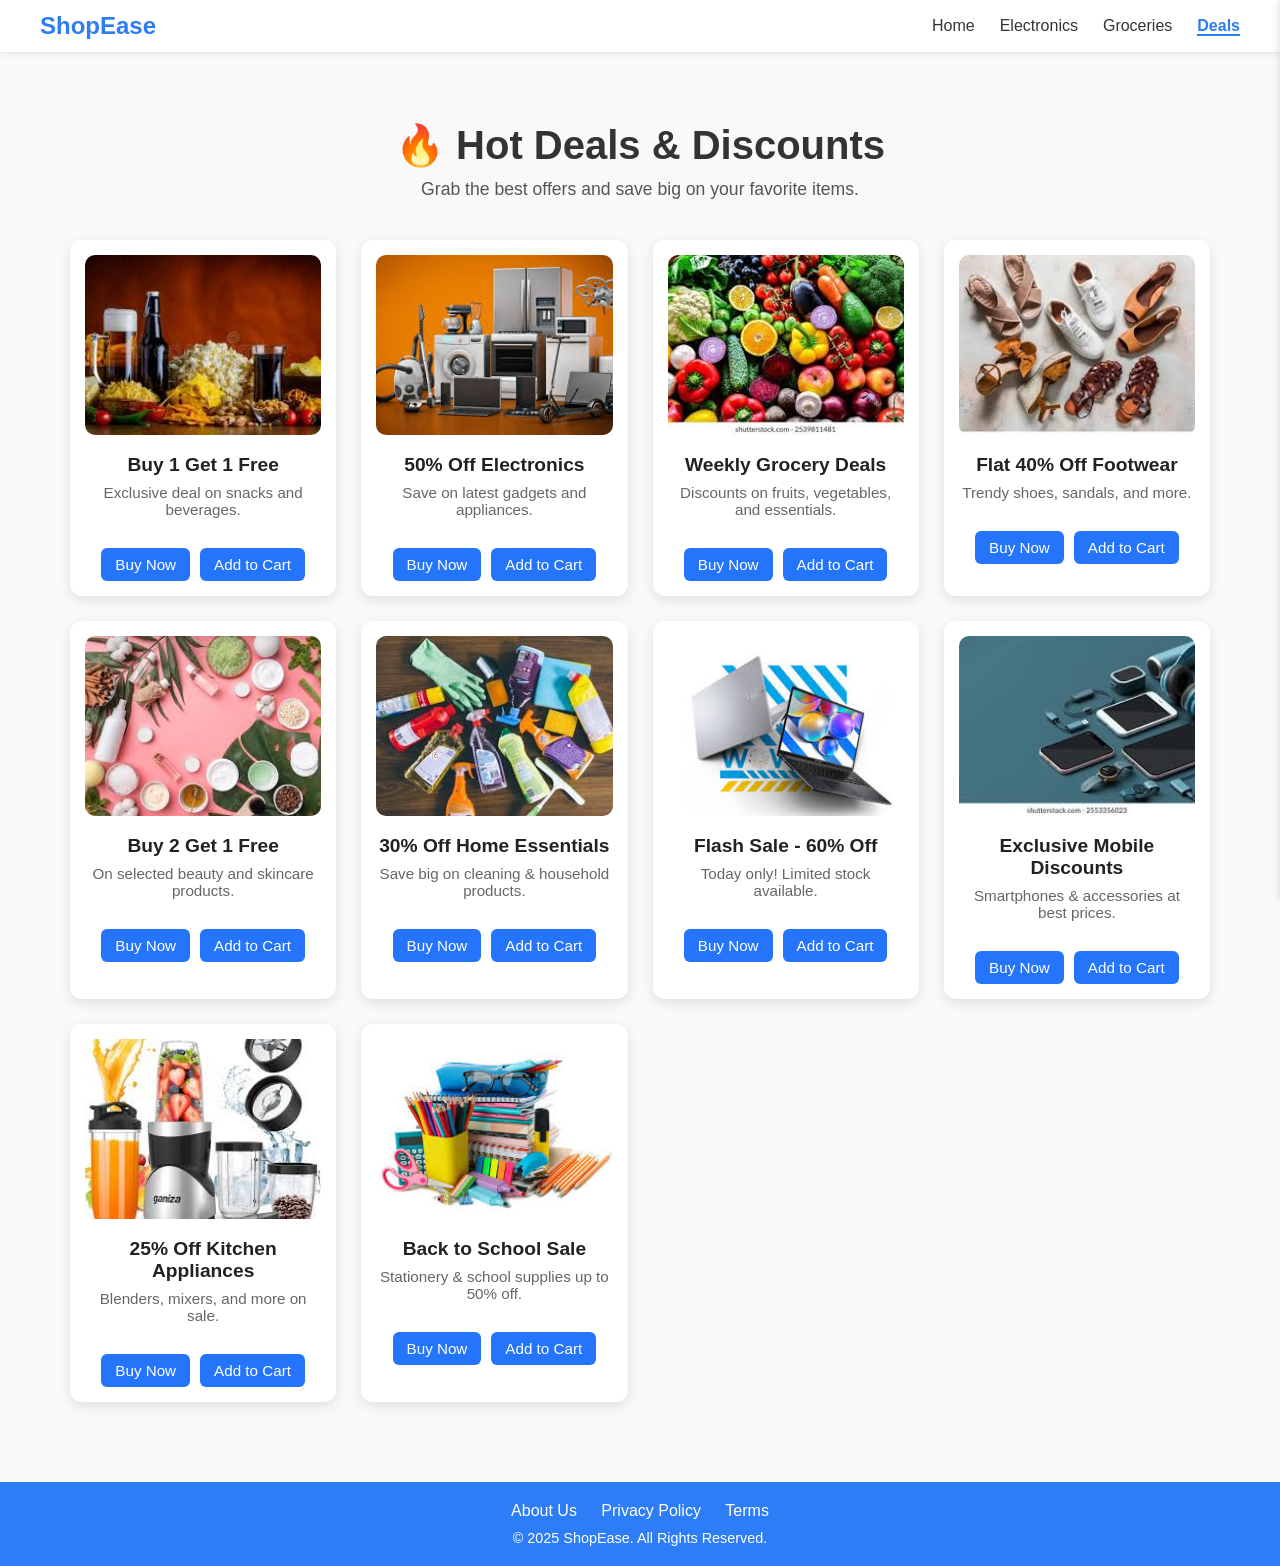
<file: Deals.html>
<!DOCTYPE html>
<html lang="en">

<head>
    <meta charset="UTF-8" />
    <meta name="viewport" content="width=device-width, initial-scale=1.0" />
    <title>Deals - ShopEase</title>
    <link rel="stylesheet" href="../css/styles.css" />
</head>

<body>
    <!-- Navbar -->
    <nav class="navbar">
        <div class="logo">ShopEase</div>
        <ul class="nav-links">
            <li><a href="index.html">Home</a></li>
            <li><a href="Electronics.html">Electronics</a></li>
            <li><a href="Groceries.html">Groceries</a></li>
            <li><a href="Deals.html" class="active">Deals</a></li>
        </ul>
        <div class="menu-toggle">&#9776;</div>
    </nav>

    <!-- Sidebar -->
    <div class="nav-sidebar" id="sidebar">
        <div class="close-btn" id="closeBtn">&times;</div>
        <a href="index.html">Home</a>
        <a href="Electronics.html">Electronics</a>
        <a href="Groceries.html">Groceries</a>
        <a href="Deals.html" class="active">Deals</a>
    </div>

    <!-- Page Content -->
    <section class="page-section">
        <h1>🔥 Hot Deals & Discounts</h1>
        <p>Grab the best offers and save big on your favorite items.</p>

        <div class="grid-container">
            <!-- 10 Deal Cards with live images -->
            <div class="card">
                <img src="images/snackbev.jpeg" alt="Deal 1" />
                <h3>Buy 1 Get 1 Free</h3>
                <p>Exclusive deal on snacks and beverages.</p>
                <div class="card-buttons">
                    <button class="btn">Buy Now</button>
                    <button class="btn">Add to Cart</button>
                </div>
            </div>

            <div class="card">
                <img src="images/gadapp.jpeg" alt="Deal 2" />
                <h3>50% Off Electronics</h3>
                <p>Save on latest gadgets and appliances.</p>
                <div class="card-buttons">
                    <button class="btn">Buy Now</button>
                    <button class="btn">Add to Cart</button>
                </div>
            </div>

            <div class="card">
                <img src="images/fruitveg.jpeg" alt="Deal 3" />
                <h3>Weekly Grocery Deals</h3>
                <p>Discounts on fruits, vegetables, and essentials.</p>
                <div class="card-buttons">
                    <button class="btn">Buy Now</button>
                    <button class="btn">Add to Cart</button>
                </div>
            </div>

            <div class="card">
                <img src="images/shoesandal.jpeg" alt="Deal 4" />
                <h3>Flat 40% Off Footwear</h3>
                <p>Trendy shoes, sandals, and more.</p>
                <div class="card-buttons">
                    <button class="btn">Buy Now</button>
                    <button class="btn">Add to Cart</button>
                </div>
            </div>

            <div class="card">
                <img src="images/beautyskin.jpeg" alt="Deal 5" />
                <h3>Buy 2 Get 1 Free</h3>
                <p>On selected beauty and skincare products.</p>
                <div class="card-buttons">
                    <button class="btn">Buy Now</button>
                    <button class="btn">Add to Cart</button>
                </div>
            </div>

            <div class="card">
                <img src="images/cleanhouse.jpeg" alt="Deal 6" />
                <h3>30% Off Home Essentials</h3>
                <p>Save big on cleaning & household products.</p>
                <div class="card-buttons">
                    <button class="btn">Buy Now</button>
                    <button class="btn">Add to Cart</button>
                </div>
            </div>

            <div class="card">
                <img src="images/laptopasus.jpeg" alt="Deal 7" />
                <h3>Flash Sale - 60% Off</h3>
                <p>Today only! Limited stock available.</p>
                <div class="card-buttons">
                    <button class="btn">Buy Now</button>
                    <button class="btn">Add to Cart</button>
                </div>
            </div>

            <div class="card">
                <img src="images/smartphoneacess.jpeg" alt="Deal 8" />
                <h3>Exclusive Mobile Discounts</h3>
                <p>Smartphones & accessories at best prices.</p>
                <div class="card-buttons">
                    <button class="btn">Buy Now</button>
                    <button class="btn">Add to Cart</button>
                </div>
            </div>

            <div class="card">
                <img src="images/mixtures.jpeg" alt="Deal 9" />
                <h3>25% Off Kitchen Appliances</h3>
                <p>Blenders, mixers, and more on sale.</p>
                <div class="card-buttons">
                    <button class="btn">Buy Now</button>
                    <button class="btn">Add to Cart</button>
                </div>
            </div>

            <div class="card">
                <img src="images/stationary.jpeg" alt="Deal 10" />
                <h3>Back to School Sale</h3>
                <p>Stationery & school supplies up to 50% off.</p>
                <div class="card-buttons">
                    <button class="btn">Buy Now</button>
                    <button class="btn">Add to Cart</button>
                </div>
            </div>
        </div>
    </section>

    <!-- ===== Footer ===== -->
    <footer>
        <div class="links">
            <a href="#">About Us</a>
            <a href="#">Privacy Policy</a>
            <a href="#">Terms</a>
        </div>
        <p>© 2025 ShopEase. All Rights Reserved.</p>
    </footer>

    <script src="../js/script.js"></script>
</body>

</html>
</file>
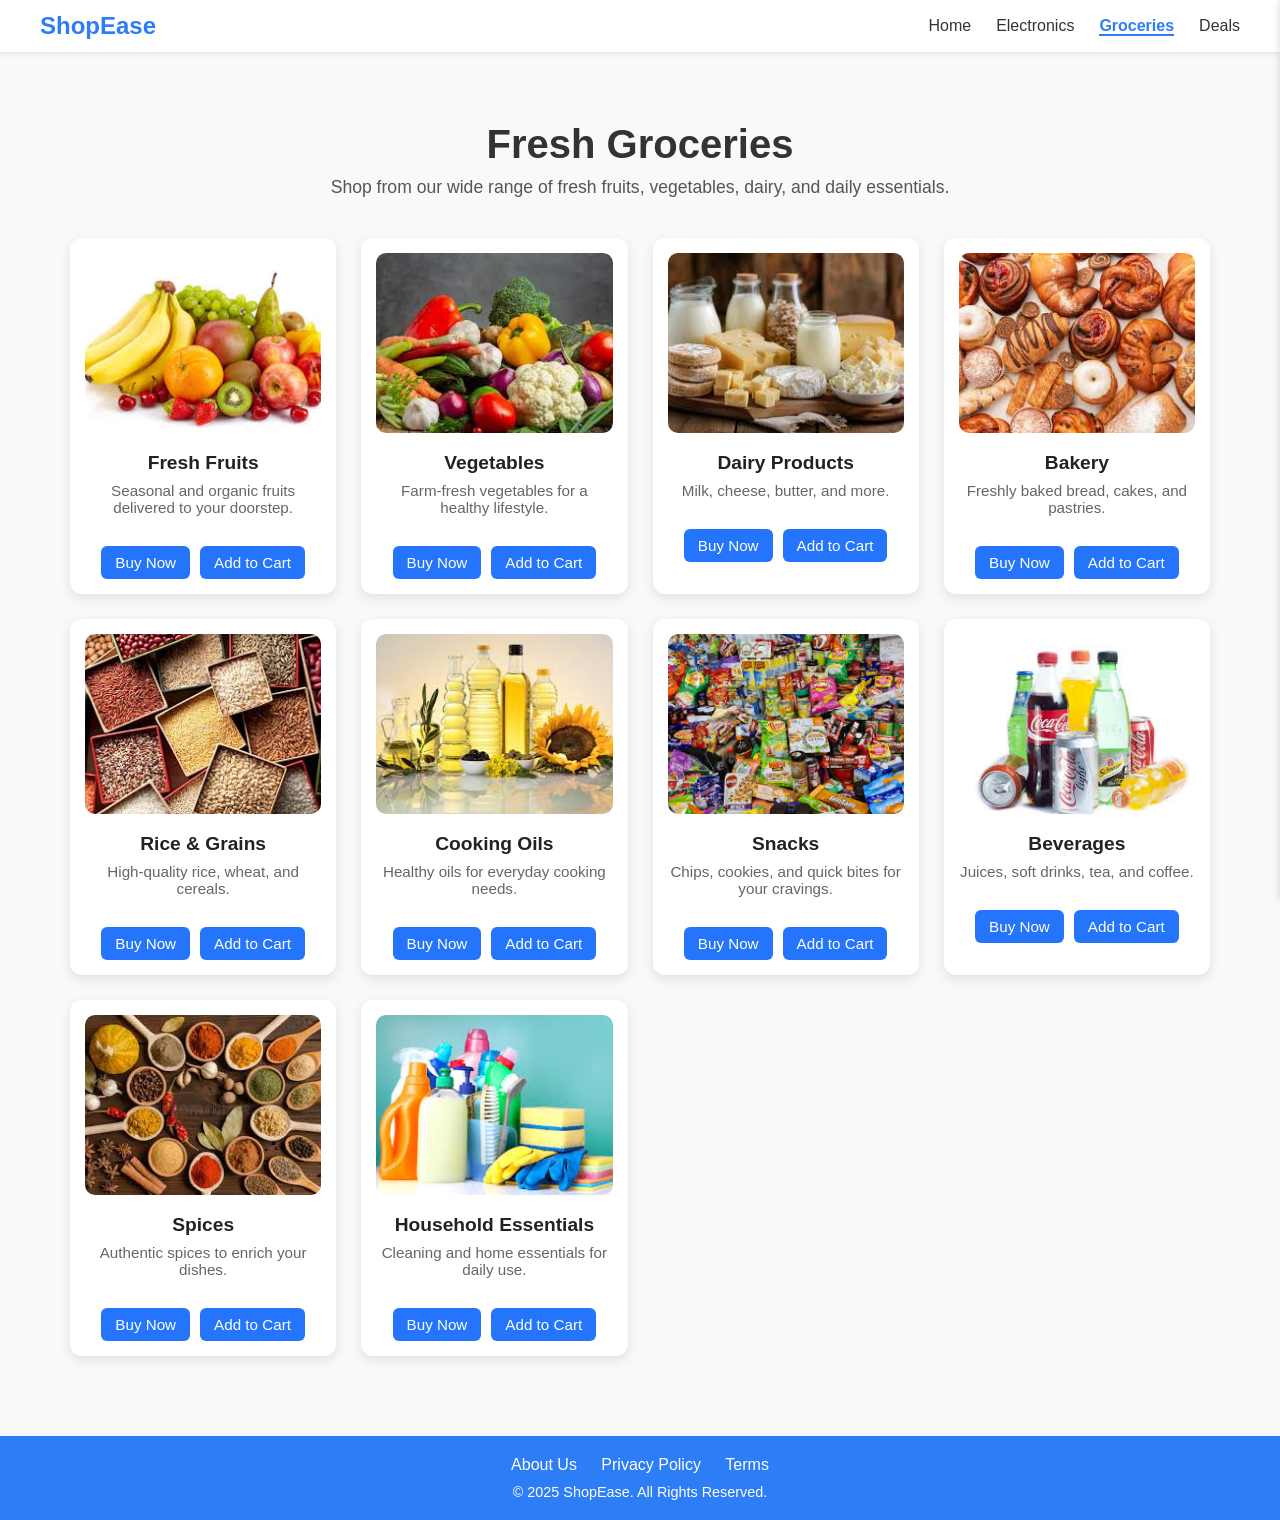
<file: Groceries.html>
<!DOCTYPE html>
<html lang="en">

<head>
    <meta charset="UTF-8" />
    <meta name="viewport" content="width=device-width, initial-scale=1.0" />
    <title>Groceries - ShopEase</title>
    <link rel="stylesheet" href="../css/styles.css" />
</head>

<body>
    <!-- Navbar -->
    <nav class="navbar">
        <div class="logo">ShopEase</div>
        <ul class="nav-links">
            <li><a href="index.html">Home</a></li>
            <li><a href="Electronics.html">Electronics</a></li>
            <li><a href="Groceries.html" class="active">Groceries</a></li>
            <li><a href="Deals.html">Deals</a></li>
        </ul>
        <div class="menu-toggle">&#9776;</div>
    </nav>

    <!-- Sidebar -->
    <div class="nav-sidebar" id="sidebar">
        <div class="close-btn" id="closeBtn">&times;</div>
        <a href="index.html">Home</a>
        <a href="Electronics.html">Electronics</a>
        <a href="Groceries.html" class="active">Groceries</a>
        <a href="Deals.html">Deals</a>
    </div>

    <!-- Page Content -->
    <section class="page-section">
        <h1>Fresh Groceries</h1>
        <p>Shop from our wide range of fresh fruits, vegetables, dairy, and daily essentials.</p>

        <div class="grid-container">
            <!-- Product Cards -->
            <div class="card">
                <img src="images/fruits.jpeg" alt="Fruits" />
                <h3>Fresh Fruits</h3>
                <p>Seasonal and organic fruits delivered to your doorstep.</p>
                <!-- Buttons -->
                <div class="card-buttons">
                    <button class="btn">Buy Now</button>
                    <button class="btn">Add to Cart</button>
                </div>
            </div>

            <div class="card">
                <img src="images/vegetables.jpeg" alt="Vegetables" />
                <h3>Vegetables</h3>
                <p>Farm-fresh vegetables for a healthy lifestyle.</p>
                <!-- Buttons -->
                <div class="card-buttons">
                    <button class="btn">Buy Now</button>
                    <button class="btn">Add to Cart</button>
                </div>
            </div>

            <div class="card">
                <img src="images/diary.jpeg" alt="Dairy" />
                <h3>Dairy Products</h3>
                <p>Milk, cheese, butter, and more.</p>
                <!-- Buttons -->
                <div class="card-buttons">
                    <button class="btn">Buy Now</button>
                    <button class="btn">Add to Cart</button>
                </div>
            </div>

            <div class="card">
                <img src="images/bakery.jpeg" alt="Bakery" />
                <h3>Bakery</h3>
                <p>Freshly baked bread, cakes, and pastries.</p>
                <!-- Buttons -->
                <div class="card-buttons">
                    <button class="btn">Buy Now</button>
                    <button class="btn">Add to Cart</button>
                </div>
            </div>

            <div class="card">
                <img src="images/rice.jpeg" alt="Rice" />
                <h3>Rice & Grains</h3>
                <p>High-quality rice, wheat, and cereals.</p>
                <!-- Buttons -->
                <div class="card-buttons">
                    <button class="btn">Buy Now</button>
                    <button class="btn">Add to Cart</button>
                </div>
            </div>

            <div class="card">
                <img src="images/cookingoil.jpeg" alt="Cooking Oil" />
                <h3>Cooking Oils</h3>
                <p>Healthy oils for everyday cooking needs.</p>
                <!-- Buttons -->
                <div class="card-buttons">
                    <button class="btn">Buy Now</button>
                    <button class="btn">Add to Cart</button>
                </div>
            </div>

            <div class="card">
                <img src="images/snacks.jpeg" alt="Snacks" />
                <h3>Snacks</h3>
                <p>Chips, cookies, and quick bites for your cravings.</p>
                <!-- Buttons -->
                <div class="card-buttons">
                    <button class="btn">Buy Now</button>
                    <button class="btn">Add to Cart</button>
                </div>
            </div>

            <div class="card">
                <img src="images/beverage.jpeg" alt="Beverages" />
                <h3>Beverages</h3>
                <p>Juices, soft drinks, tea, and coffee.</p>
                <!-- Buttons -->
                <div class="card-buttons">
                    <button class="btn">Buy Now</button>
                    <button class="btn">Add to Cart</button>
                </div>
            </div>

            <div class="card">
                <img src="images/spices.jpeg" alt="Spices" />
                <h3>Spices</h3>
                <p>Authentic spices to enrich your dishes.</p>
                <!-- Buttons -->
                <div class="card-buttons">
                    <button class="btn">Buy Now</button>
                    <button class="btn">Add to Cart</button>
                </div>
            </div>

            <div class="card">
                <img src="images/Household Essentials.jpeg" alt="Household" />
                <h3>Household Essentials</h3>
                <p>Cleaning and home essentials for daily use.</p>
                <!-- Buttons -->
                <div class="card-buttons">
                    <button class="btn">Buy Now</button>
                    <button class="btn">Add to Cart</button>
                </div>
            </div>
        </div>
    </section>

    <!-- ===== Footer ===== -->
    <footer>
        <div class="links">
            <a href="#">About Us</a>
            <a href="#">Privacy Policy</a>
            <a href="#">Terms</a>
        </div>
        <p>© 2025 ShopEase. All Rights Reserved.</p>
    </footer>

    <script src="../js/script.js"></script>
</body>

</html>
</file>
<file: css/styles.css>
/* ===== Global Reset ===== */
* {
    margin: 0;
    padding: 0;
    box-sizing: border-box;
    font-family: "Poppins", sans-serif;
}

body {
    background: #f9f9f9;
    color: #333;
}

a {
    text-decoration: none;
    color: inherit;
}

ul {
    list-style: none;
}

/* Navbar */
.navbar {
    background: #fff;
    padding: 12px 40px;
    box-shadow: 0 2px 6px rgba(0, 0, 0, 0.08);
    position: sticky;
    top: 0;
    z-index: 1000;
    display: flex;
    align-items: center;
    justify-content: space-between;
}

.logo {
    font-size: 1.5rem;
    font-weight: 700;
    color: #2d7df6;
}

.nav-links {
    display: flex;
    gap: 25px;
    list-style: none;
}

.nav-links li a {
    text-decoration: none;
    color: #333;
    font-weight: 500;
}

/* Hover effect for links */
.nav-links li a:hover {
    color: #2d7df6;
    border-bottom: 2px solid #2d7df6;
    transition: 0.3s;
}

/* Active link style (selected page) */
.nav-links li a.active {
    color: #2d7df6;
    font-weight: 600;
    border-bottom: 2px solid #2d7df6;
}


/* Mobile Menu Button */
.menu-toggle {
    font-size: 1.8rem;
    cursor: pointer;
    display: none;
    color: #333;
}

/* Sidebar menu */
.nav-sidebar {
    position: fixed;
    top: 0;
    right: -250px;
    /* Hidden by default */
    width: 250px;
    height: 100%;
    background: #fff;
    box-shadow: -2px 0 6px rgba(0, 0, 0, 0.1);
    padding: 60px 20px;
    display: flex;
    flex-direction: column;
    gap: 20px;
    transition: right 0.3s ease;
    z-index: 2000;
}

.nav-sidebar.active {
    right: 0;
}

.nav-sidebar a {
    text-decoration: none;
    font-size: 1.1rem;
    color: #333;
    font-weight: 500;
}

/* Close button inside sidebar */
.close-btn {
    position: absolute;
    top: 15px;
    right: 20px;
    font-size: 1.8rem;
    cursor: pointer;
    color: #333;
}

/* Responsive */
@media (max-width: 768px) {
    .nav-links {
        display: none;
    }

    .menu-toggle {
        display: block;
    }
}

/* ===== Hero Banner ===== */
.hero-banner {
    background: linear-gradient(90deg, #ffeb3b, #fbc02d);
    display: flex;
    align-items: center;
    justify-content: center;
    text-align: center;
    padding: 50px 20px;
}

.hero-banner h1 {
    font-size: 2rem;
    margin-bottom: 15px;
    color: #222;
}

.hero-banner p {
    font-size: 1.1rem;
    margin-bottom: 20px;
    color: #444;
}

.hero-banner button {
    padding: 12px 25px;
    border: none;
    border-radius: 30px;
    background: #2d7df6;
    color: #fff;
    font-weight: bold;
    cursor: pointer;
}

.hero-banner button:hover {
    background: #ff9800;
}

/* ===== Category Section ===== */
.categories {
    display: grid;
    grid-template-columns: repeat(auto-fit, minmax(280px, 1fr));
    gap: 20px;
    padding: 40px 20px;
    max-width: 1400px;
    margin: auto;
}

.category-card {
    background: #fff;
    border-radius: 8px;
    padding: 20px;
    box-shadow: 0 2px 6px rgba(0, 0, 0, 0.1);
}

.category-card h2 {
    font-size: 1.3rem;
    margin-bottom: 15px;
}

.category-grid {
    display: grid;
    grid-template-columns: repeat(2, 1fr);
    gap: 10px;
    margin-bottom: 10px;
}

.category-grid img {
    width: 100%;
    height: 120px;
    object-fit: cover;
    border-radius: 6px;
}

.category-grid p {
    font-size: 0.9rem;
    margin-top: 5px;
}

.category-card a {
    font-size: 0.9rem;
    color: #2d7df6;
    font-weight: 600;
}


/* ===== Product Slider ===== */
.product-slider {
    margin: 30px auto;
    padding: 20px;
    background: #fff;
    border-radius: 8px;
    max-width: 1400px;
    box-shadow: 0 2px 8px rgba(0, 0, 0, 0.1);
}

.product-slider h2 {
    font-size: 1.2rem;
    margin-bottom: 15px;
}

.product-slider h2 a {
    font-size: 0.9rem;
    color: #0073e6;
    margin-left: 10px;
}

.slider-container {
    position: relative;
    display: flex;
    align-items: center;
    overflow: hidden;
}

.slider-track {
    display: flex;
    gap: 15px;
    overflow-x: auto;
    scroll-behavior: smooth;
    scrollbar-width: none;
    /* Firefox */
}

.slider-track::-webkit-scrollbar {
    display: none;
    /* Chrome */
}

.slider-track img {
    width: 220px;
    height: 150px;
    object-fit: contain;
    flex-shrink: 0;
    border-radius: 6px;
    background: #f5f5f5;
    padding: 10px;
    transition: transform 0.3s;
}

.slider-track img:hover {
    transform: scale(1.05);
}

.slider-btn {
    position: absolute;
    top: 50%;
    transform: translateY(-50%);
    border: none;
    background: rgba(0, 0, 0, 0.5);
    color: #fff;
    font-size: 20px;
    cursor: pointer;
    padding: 10px;
    border-radius: 50%;
    z-index: 2;
}

.slider-btn.prev {
    left: 10px;
}

.slider-btn.next {
    right: 10px;
}


/* ===== Footer ===== */
footer {
    background: #2d7df6;
    color: #fff;
    padding: 20px;
    text-align: center;
    margin-top: 40px;
}

footer .links {
    margin-bottom: 10px;
}

footer .links a {
    margin: 0 10px;
    color: #fff;
    font-weight: 500;
}

footer p {
    font-size: 0.9rem;
}

/* ===== Responsive ===== */
@media (max-width: 768px) {
    .nav-links {
        display: none;
        flex-direction: column;
        background: #fff;
        position: absolute;
        top: 60px;
        right: 20px;
        width: 200px;
        padding: 15px;
        box-shadow: 0 4px 8px rgba(0, 0, 0, 0.1);
    }

    .nav-links.show {
        display: flex;
    }

    .menu-toggle {
        display: block;
    }
}


/*----------------Electronic Pages-----------*/
/* Page Section */
.page-section {
    padding: 2rem;
    text-align: center;
}

.page-section h1 {
    font-size: 2rem;
    margin-bottom: 0.5rem;
    color: #222;
}

.page-section p {
    color: #555;
    margin-bottom: 2rem;
}

/* Grid Layout */
.grid-container {
    display: grid;
    grid-template-columns: repeat(auto-fit, minmax(220px, 1fr));
    gap: 1.5rem;
    padding: 0 1rem;
}

.card {
    background: #fff;
    border-radius: 10px;
    box-shadow: 0 4px 10px rgba(0, 0, 0, 0.08);
    padding: 1rem;
    transition: transform 0.2s ease, box-shadow 0.2s ease;
}

.card img {
    width: 100%;
    height: 180px;
    object-fit: cover;
    border-radius: 8px;
    margin-bottom: 0.8rem;
}

.card h3 {
    font-size: 1.2rem;
    margin-bottom: 0.4rem;
    color: #333;
}

.card p {
    font-size: 0.95rem;
    color: #666;
}

/* Hover Effect */
.card:hover {
    transform: translateY(-5px);
    box-shadow: 0 6px 16px rgba(0, 0, 0, 0.15);
}

/* Responsive */
@media (max-width: 768px) {
    .page-section h1 {
        font-size: 1.5rem;
    }

    .card img {
        height: 150px;
    }
}

.btn {
    padding: 8px 14px;
    border: none;
    border-radius: 8px;
    background-color: #007bff;
    color: white;
    cursor: pointer;
    transition: 0.3s;
}

.btn:hover {
    background-color: #0056b3;
}


/* ===== Groceries Page Section ===== */
.page-section {
    max-width: 1200px;
    margin: 50px auto;
    padding: 20px;
    text-align: center;
}

.page-section h1 {
    font-size: 2.5rem;
    margin-bottom: 10px;
    color: #333;
}

.page-section p {
    font-size: 1.1rem;
    color: #555;
    margin-bottom: 30px;
}

/* ===== Grid Container ===== */
.grid-container {
    display: grid;
    grid-template-columns: repeat(auto-fit, minmax(250px, 1fr));
    gap: 25px;
    padding: 10px;
}

/* ===== Card Styling ===== */
.card {
    background: #fff;
    border-radius: 12px;
    padding: 15px;
    text-align: center;
    box-shadow: 0 4px 10px rgba(0,0,0,0.1);
    transition: transform 0.3s ease, box-shadow 0.3s ease;
}

.card img {
    width: 100%;
    height: 180px;
    object-fit: cover;
    border-radius: 10px;
    margin-bottom: 15px;
}

.card h3 {
    font-size: 1.3rem;
    color: #222;
    margin-bottom: 8px;
}

.card p {
    font-size: 0.95rem;
    color: #666;
}

/* Hover Effects */
.card:hover {
    transform: translateY(-8px);
    box-shadow: 0 8px 18px rgba(0,0,0,0.15);
}

/* ===== Responsive Fix ===== */
@media (max-width: 768px) {
    .page-section h1 {
        font-size: 2rem;
    }
    .card img {
        height: 150px;
    }
}


/* ===== Deals Page Specific ===== */
.card-buttons {
    margin-top: 12px;
    display: flex;
    justify-content: center;
    gap: 10px;
}

.btn {
    padding: 8px 14px;
    border: none;
    border-radius: 6px;
    cursor: pointer;
    font-size: 0.95rem;
    transition: all 0.3s ease;
    background: #2575fc;
    color: #fff;
    font-weight: 500;
}

.btn:hover {
    background: #1d63d1;
    transform: scale(1.05);
}

/* ===== Deals Grid Reuse ===== */
.grid-container {
    display: grid;
    grid-template-columns: repeat(auto-fit, minmax(250px, 1fr));
    gap: 25px;
    padding: 10px;
}

.card {
    background: #fff;
    border-radius: 12px;
    padding: 15px;
    text-align: center;
    box-shadow: 0 4px 12px rgba(0,0,0,0.1);
    transition: transform 0.3s ease, box-shadow 0.3s ease;
}

.card img {
    width: 100%;
    height: 180px;
    object-fit: cover;
    border-radius: 10px;
    margin-bottom: 15px;
}

.card h3 {
    font-size: 1.2rem;
    margin-bottom: 8px;
    color: #222;
}

.card p {
    font-size: 0.95rem;
    color: #666;
}

/* Hover effect */
.card:hover {
    transform: translateY(-6px);
    box-shadow: 0 10px 20px rgba(0,0,0,0.15);
}

/* Responsive fixes */
@media (max-width: 768px) {
    .card img {
        height: 150px;
    }

    .btn {
        font-size: 0.85rem;
        padding: 7px 12px;
    }
}
</file>
